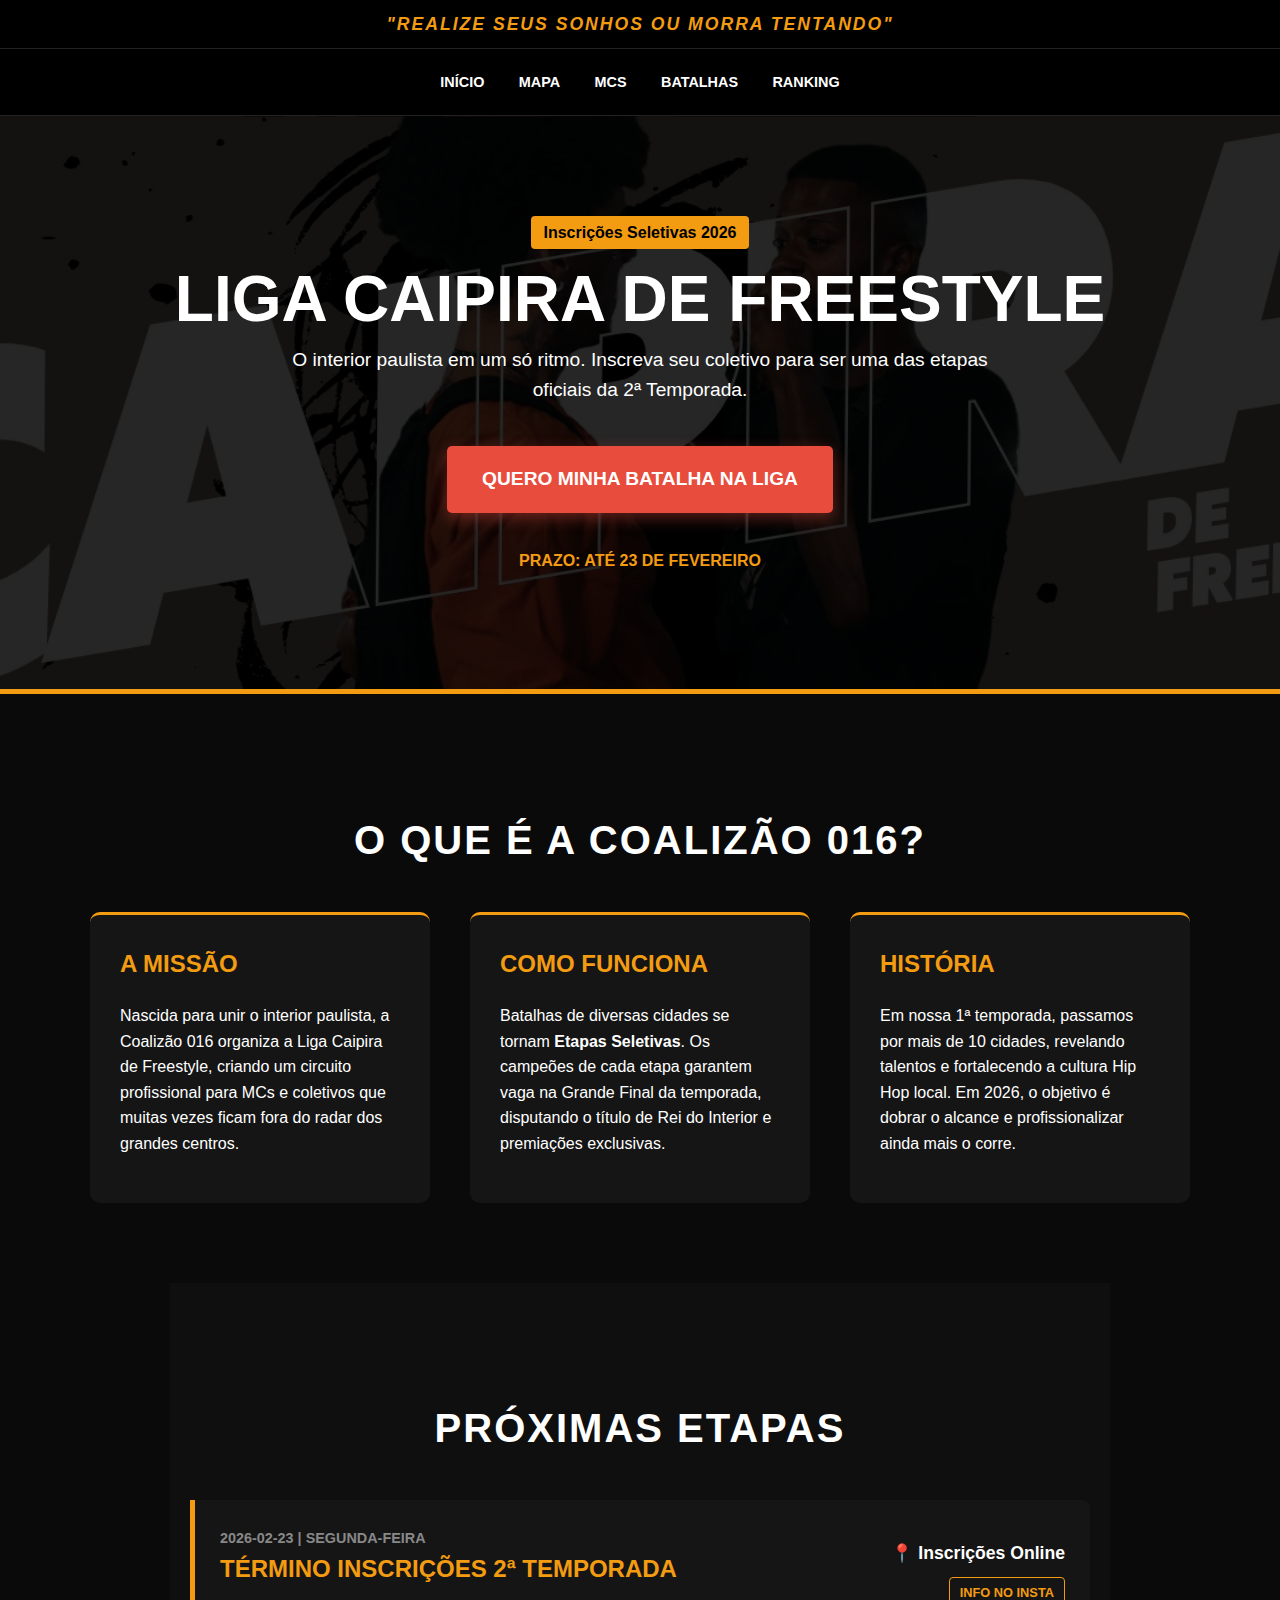
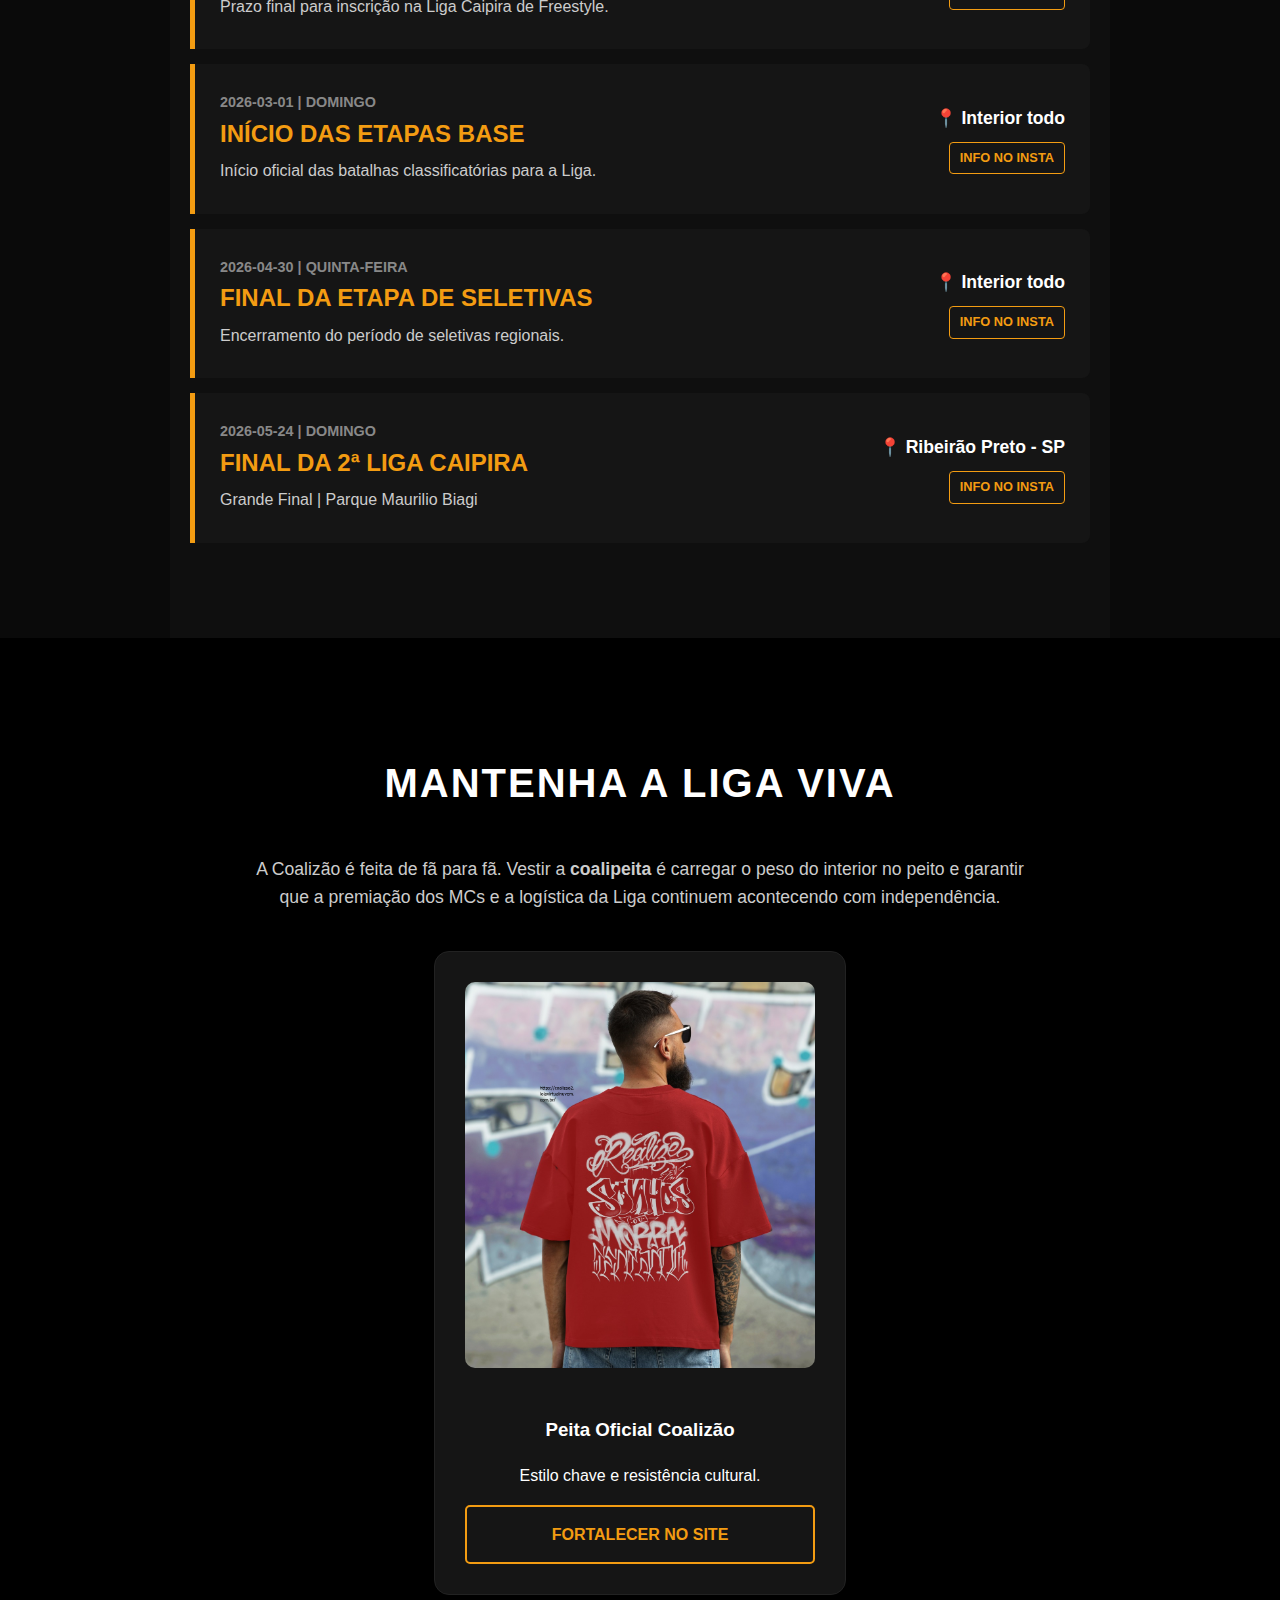
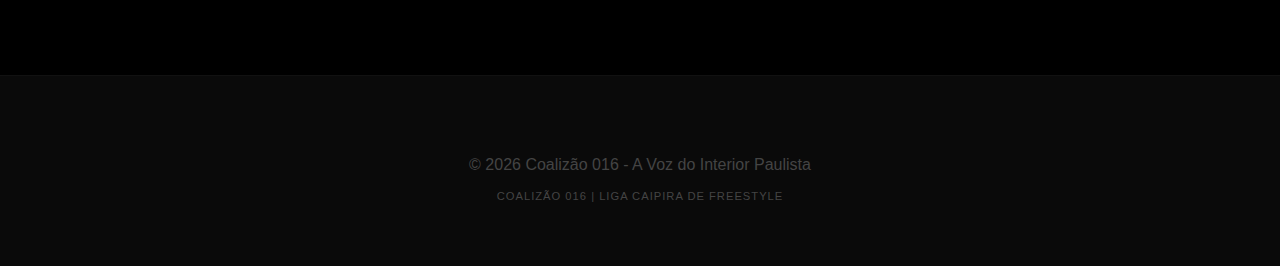
<file: index.html>
<!DOCTYPE html>
<html lang="pt-br">
<head>
    <meta charset="UTF-8">
    <meta name="viewport" content="width=device-width, initial-scale=1.0">
    <title>Coalizão 016 | Liga Caipira de Freestyle</title>
    <link rel="stylesheet" href="style.css">
    <style>
        :root {
            --cor-primaria: #f39c12;
            --cor-secundaria: #e74c3c;
            --bg-dark: #0a0a0a;
            --bg-card: #151515;
            --text-light: #ffffff;
        }

        body { 
            margin: 0; 
            font-family: 'Segoe UI', Roboto, Helvetica, Arial, sans-serif; 
            background: var(--bg-dark); 
            color: var(--text-light); 
            line-height: 1.6;
        }

        /* Frase de Efeito no Topo */
        .slogan-topo {
            background: #000;
            color: var(--cor-primaria);
            text-align: center;
            padding: 10px 5px;
            font-weight: 900;
            font-style: italic;
            letter-spacing: 2px;
            text-transform: uppercase;
            font-size: clamp(0.7rem, 3vw, 1.1rem);
            border-bottom: 1px solid #222;
        }

        /* Navegação */
        nav { background: #000; padding: 20px; text-align: center; border-bottom: 1px solid #222; position: sticky; top: 0; z-index: 1000; }
        nav a { color: white; margin: 0 15px; text-decoration: none; font-weight: bold; text-transform: uppercase; font-size: 0.9rem; transition: 0.3s; }
        nav a:hover { color: var(--cor-primaria); }

        /* Banner de Hype - Inscrições */
        .hero-inscricoes {
            background: linear-gradient(rgba(0,0,0,0.85), rgba(0,0,0,0.85)), url('img/capa.jpg');
            background-size: cover;
            background-position: center;
            padding: 100px 20px;
            text-align: center;
            border-bottom: 5px solid var(--cor-primaria);
        }

        .badge-inscricoes {
            background-color: var(--cor-primaria);
            color: #000;
            padding: 4px 12px;
            font-weight: 900;
            border-radius: 4px;
            display: inline-block;
            margin-bottom: 15px;
        }

        .hero-inscricoes h1 { font-size: clamp(2.2rem, 8vw, 4rem); margin: 0 0 10px 0; color: #fff; line-height: 1.1; }
        
        .cta-button {
            display: inline-block;
            background-color: var(--cor-secundaria);
            color: white;
            padding: 18px 35px;
            font-size: 1.2rem;
            font-weight: bold;
            text-decoration: none;
            border-radius: 5px;
            margin: 20px 0;
            transition: 0.3s;
            box-shadow: 0 5px 15px rgba(231, 76, 60, 0.4);
            cursor: pointer;
            position: relative;
            z-index: 10;
        }
        .cta-button:hover { transform: scale(1.05); background-color: #ff4d4d; }

        /* Seções de Conteúdo Extra (Aumentando o site) */
        .container-info {
            max-width: 1100px;
            margin: 0 auto;
            padding: 80px 20px;
        }

        .grid-info {
            display: grid;
            grid-template-columns: repeat(auto-fit, minmax(300px, 1fr));
            gap: 40px;
            margin-top: 40px;
        }

        .card-texto {
            background: var(--bg-card);
            padding: 30px;
            border-radius: 10px;
            border-top: 3px solid var(--cor-primaria);
        }

        .card-texto h2 { color: var(--cor-primaria); margin-top: 0; text-transform: uppercase; }

        /* Seção de Agenda */
        .agenda-section { background: #0f0f0f; padding: 80px 20px; }
        .agenda-max { max-width: 900px; margin: 0 auto; }
        .titulo-secao { text-align: center; font-size: 2.5rem; margin-bottom: 40px; text-transform: uppercase; letter-spacing: 2px; }
        
        .evento-item {
            background: var(--bg-card);
            margin-bottom: 15px;
            padding: 25px;
            border-left: 5px solid var(--cor-primaria);
            display: flex;
            justify-content: space-between;
            align-items: center;
            border-radius: 0 8px 8px 0;
            transition: 0.3s;
        }
        .evento-item:hover { background: #202020; }
        .evento-info h3 { margin: 0; color: var(--cor-primaria); font-size: 1.5rem; }
        .evento-data { font-weight: bold; color: #888; text-transform: uppercase; font-size: 0.9rem; }

        /* Seção das Peitas (Suporte à Liga) */
        .loja-container { padding: 80px 20px; background: #000; text-align: center; }
        .loja-grid { display: flex; justify-content: center; gap: 40px; flex-wrap: wrap; margin-top: 40px; }
        .produto-card {
            background: var(--bg-card);
            padding: 30px;
            border-radius: 15px;
            width: 350px;
            border: 1px solid #222;
        }
        .produto-card img { width: 100%; border-radius: 10px; margin-bottom: 20px; transition: 0.5s; }
        .produto-card img:hover { transform: scale(1.02); }
        
        .btn-nuvemshop { 
            background: transparent; 
            color: var(--cor-primaria); 
            padding: 15px 25px; 
            text-decoration: none; 
            display: block; 
            border-radius: 5px; 
            font-weight: bold; 
            border: 2px solid var(--cor-primaria);
            transition: 0.3s;
        }
        .btn-nuvemshop:hover { background: var(--cor-primaria); color: #000; }

        @media (max-width: 768px) {
            .evento-item { flex-direction: column; text-align: center; gap: 20px; }
            .hero-inscricoes { padding: 60px 20px; }
        }
    </style>
</head>
<body>

    <div class="slogan-topo">
        "REALIZE SEUS SONHOS OU MORRA TENTANDO"
    </div>

    <nav>
        <a href="index.html">INÍCIO</a>
        <a href="mapaindex.html">MAPA</a>
        <a href="mcs.html">MCS</a>
        <a href="batalhas.html">BATALHAS</a>
        <a href="ranking.html">RANKING</a>
    </nav>

    <header class="hero-inscricoes">
        <div class="badge-inscricoes">Inscrições Seletivas 2026</div>
        <h1>LIGA CAIPIRA DE FREESTYLE</h1>
        <p style="max-width: 700px; margin: 0 auto 20px; font-size: 1.2rem;">O interior paulista em um só ritmo. Inscreva seu coletivo para ser uma das etapas oficiais da 2ª Temporada.</p>
        <a href="https://docs.google.com/forms/d/e/1FAIpQLScRWZ2Ec15gY70v8DjfQ0WR7fDZJTb4fYozySjqRBDK-uGG5g/viewform?usp=header" 
           target="_blank" class="cta-button">QUERO MINHA BATALHA NA LIGA</a>
        <p style="color: var(--cor-primaria); font-weight: bold; margin-top: 15px; text-transform: uppercase;">Prazo: Até 23 de Fevereiro</p>
    </header>

    <section class="container-info">
        <h2 class="titulo-secao">O QUE É A COALIZÃO 016?</h2>
        <div class="grid-info">
            <div class="card-texto">
                <h2>A Missão</h2>
                <p>Nascida para unir o interior paulista, a Coalizão 016 organiza a Liga Caipira de Freestyle, criando um circuito profissional para MCs e coletivos que muitas vezes ficam fora do radar dos grandes centros.</p>
            </div>
            <div class="card-texto">
                <h2>Como Funciona</h2>
                <p>Batalhas de diversas cidades se tornam <strong>Etapas Seletivas</strong>. Os campeões de cada etapa garantem vaga na Grande Final da temporada, disputando o título de Rei do Interior e premiações exclusivas.</p>
            </div>
            <div class="card-texto">
                <h2>História</h2>
                <p>Em nossa 1ª temporada, passamos por mais de 10 cidades, revelando talentos e fortalecendo a cultura Hip Hop local. Em 2026, o objetivo é dobrar o alcance e profissionalizar ainda mais o corre.</p>
            </div>
        </div>
    </section>

    <section class="agenda-section">
        <div class="agenda-max">
            <h2 class="titulo-secao">PRÓXIMAS ETAPAS</h2>
            <div id="lista-eventos" class="agenda-lista">
                </div>
        </div>
    </section>

    <section class="loja-container">
        <div class="loja-content">
            <h2 class="titulo-secao">MANTENHA A LIGA VIVA</h2>
            <p style="max-width: 800px; margin: 0 auto 30px; font-size: 1.1rem; color: #ccc;">
                A Coalizão é feita de fã para fã. Vestir a <strong>coalipeita</strong> é carregar o peso do interior no peito e garantir que a premiação dos MCs e a logística da Liga continuem acontecendo com independência.
            </p>
            <div class="loja-grid">
                <div class="produto-card">
                    <img src="img/coalipeita.png" alt="Peita Oficial Coalizão 016">
                    <h3>Peita Oficial Coalizão</h3>
                    <p>Estilo chave e resistência cultural.</p>
                    <a href="https://coalizao016.lojavirtualnuvem.com.br/" target="_blank" class="btn-nuvemshop">FORTALECER NO SITE</a>
                </div>
            </div>
        </div>
    </section>

    <footer style="text-align: center; padding: 60px 20px; color: #444; border-top: 1px solid #111;">
        <p style="margin-bottom: 10px;">&copy; 2026 Coalizão 016 - A Voz do Interior Paulista</p>
        <div style="font-size: 0.7rem; letter-spacing: 1px;">COALIZÃO 016 | LIGA CAIPIRA DE FREESTYLE</div>
    </footer>

    <script src="agenda.js"></script>
    <script>
        const container = document.getElementById('lista-eventos');
        
        function renderizarAgenda() {
            if (typeof eventos !== 'undefined' && eventos.length > 0) {
                container.innerHTML = eventos.map(evento => `
                    <div class="evento-item">
                        <div class="evento-info">
                            <span class="evento-data">${evento.data} | ${evento.diaSemana}</span>
                            <h3>${evento.nomeBatalha}</h3>
                            <p style="margin: 5px 0; color: #ccc;">${evento.status}</p>
                        </div>
                        <div style="text-align: right;">
                            <p style="margin: 0; font-weight: bold; font-size: 1.1rem;">📍 ${evento.cidade}</p>
                            <a href="${evento.linkInstagram}" target="_blank" style="color: var(--cor-primaria); font-size: 0.8rem; text-decoration: none; font-weight: bold; border: 1px solid var(--cor-primaria); padding: 5px 10px; border-radius: 4px; display: inline-block; margin-top: 10px;">INFO NO INSTA</a>
                        </div>
                    </div>
                `).join('');
            } else {
                container.innerHTML = '<p style="text-align:center; padding: 40px; background: #151515; border-radius: 8px;">Nenhuma etapa programada para esta semana. Fique ligado!</p>';
            }
        }

        window.onload = renderizarAgenda;
    </script>
</body>
</html>
</file>
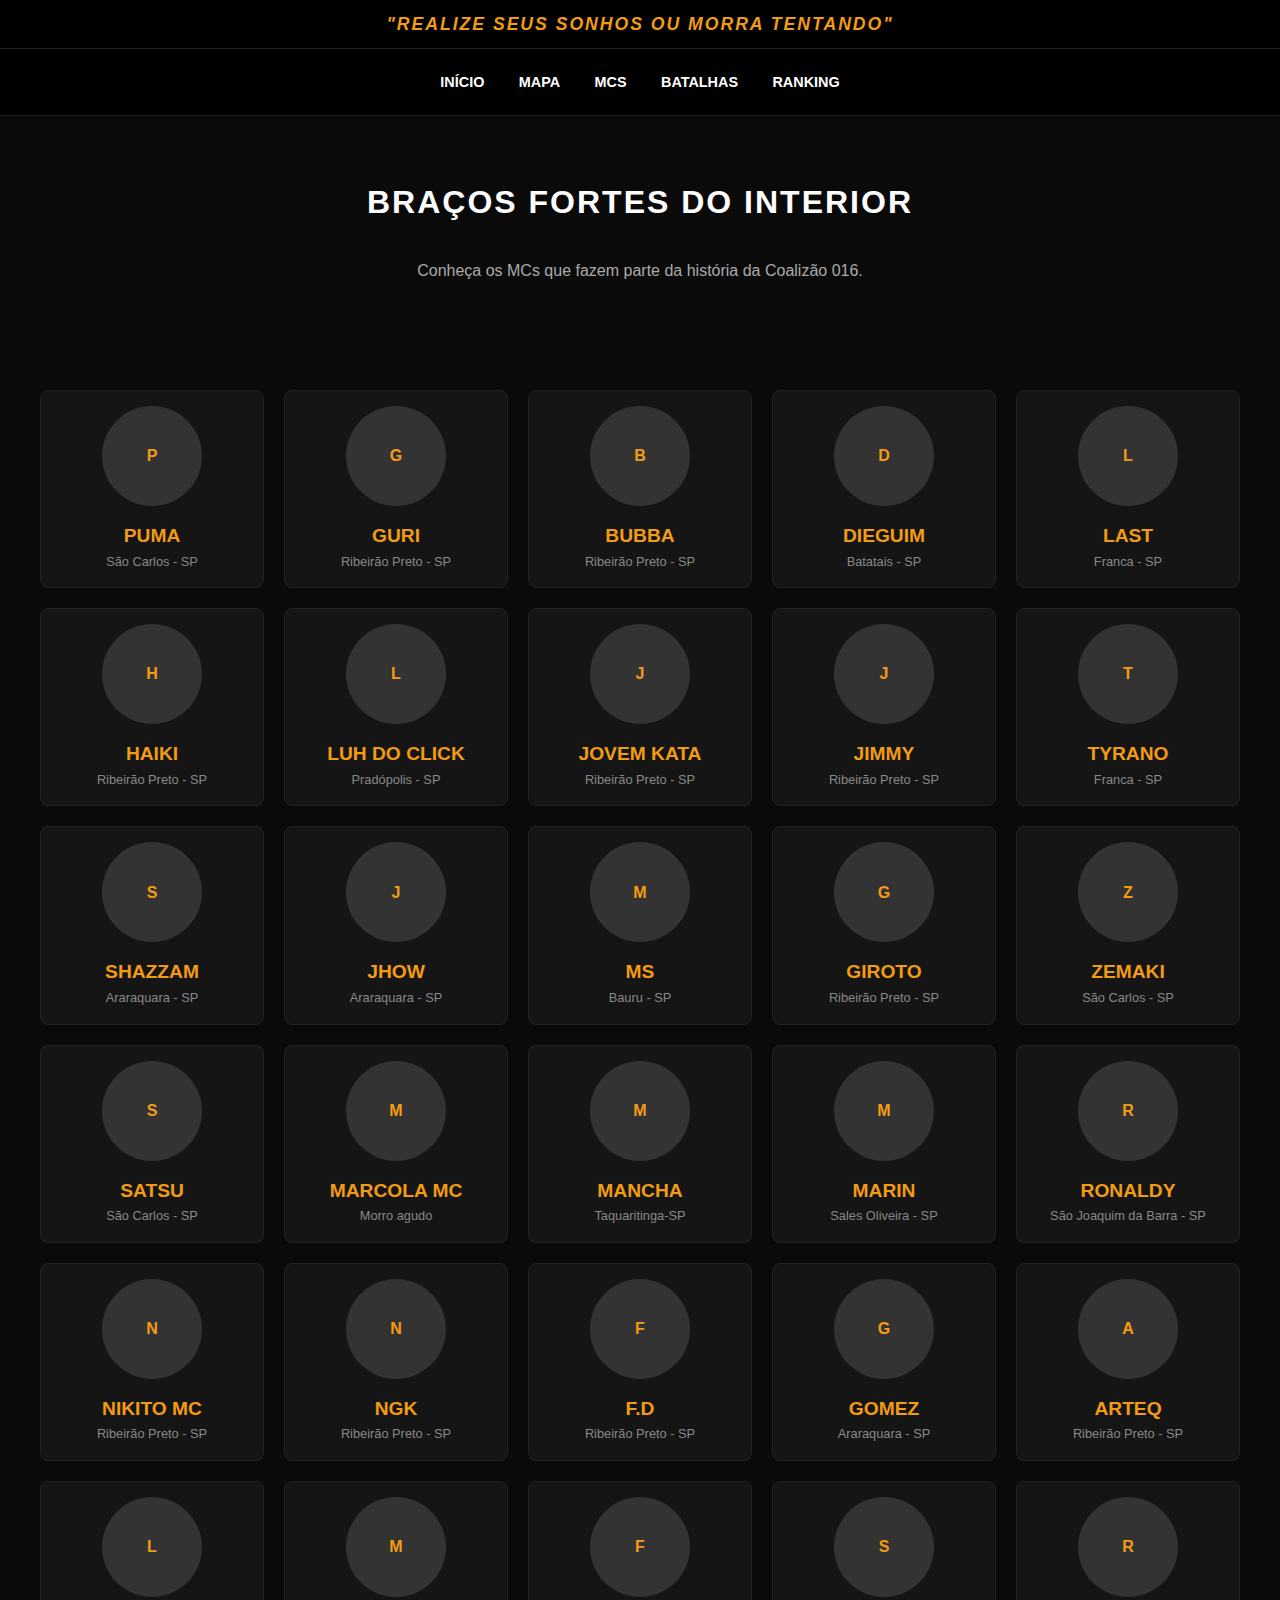
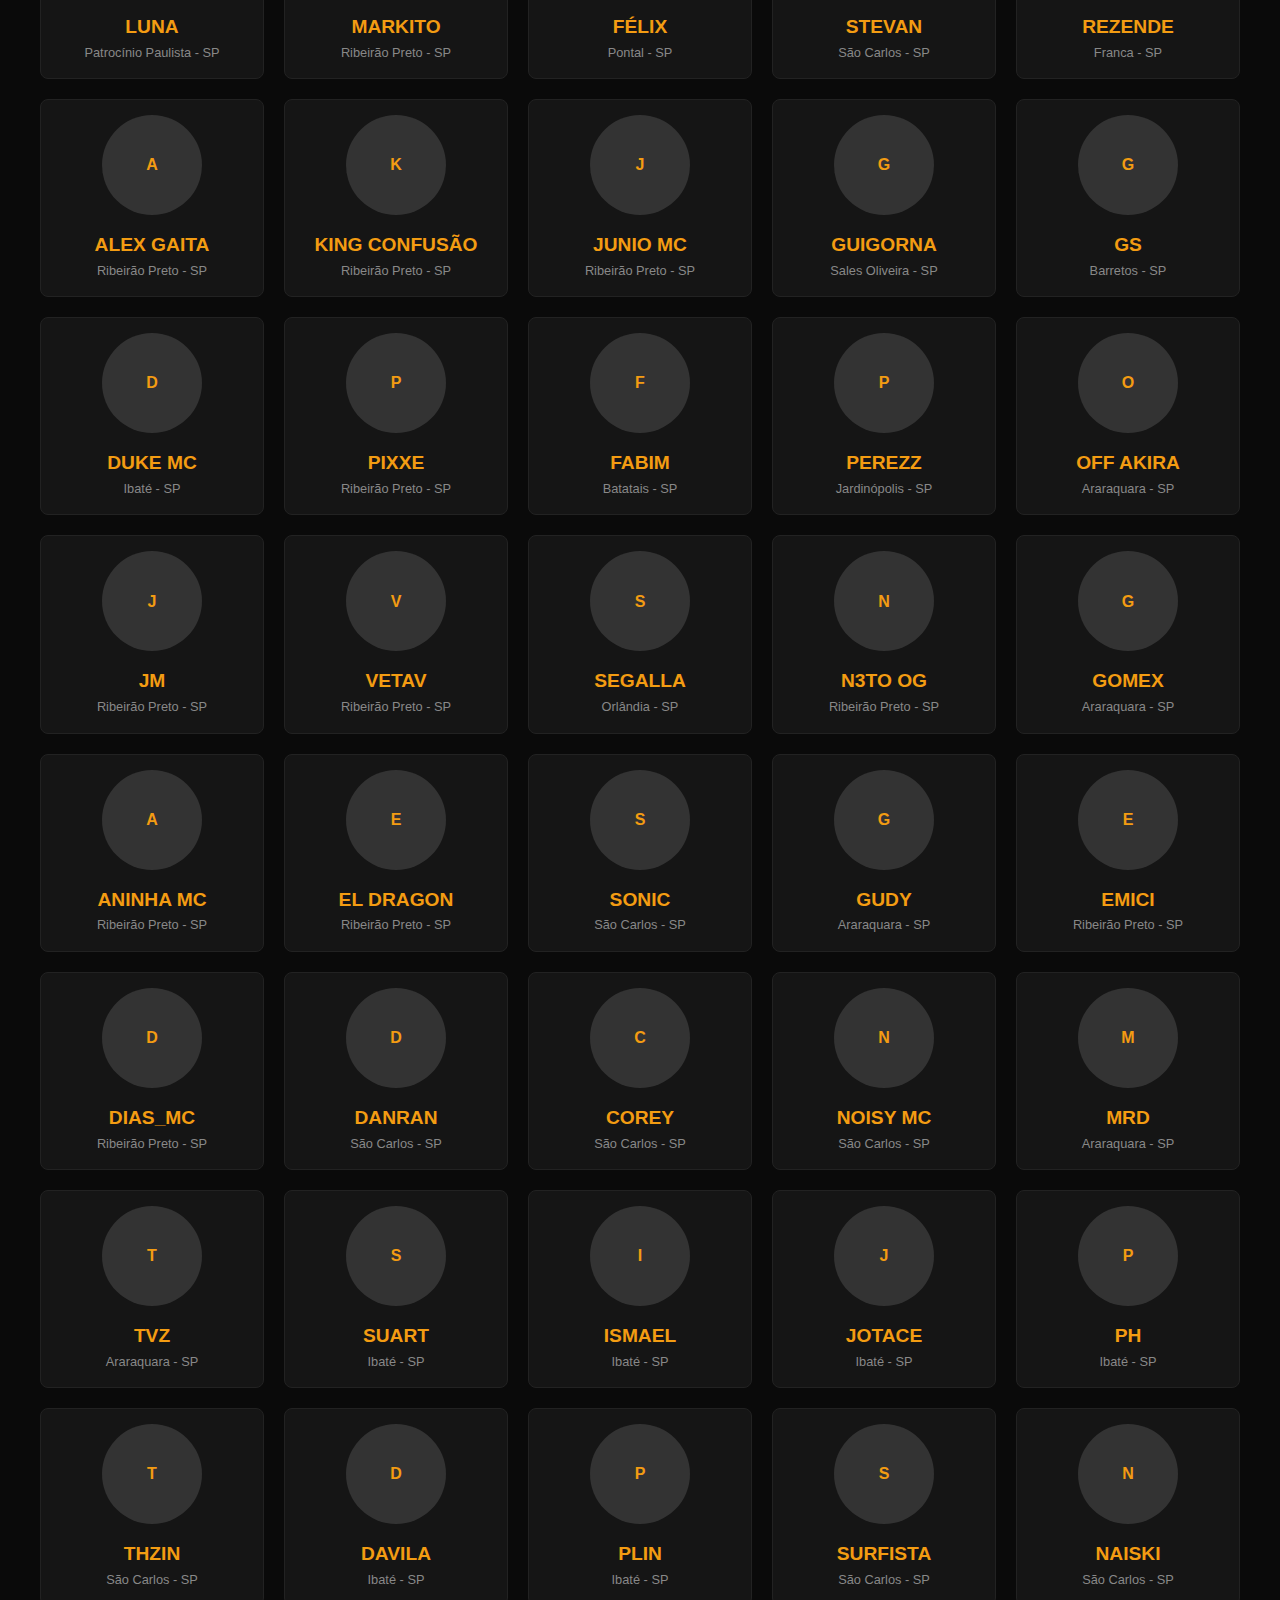
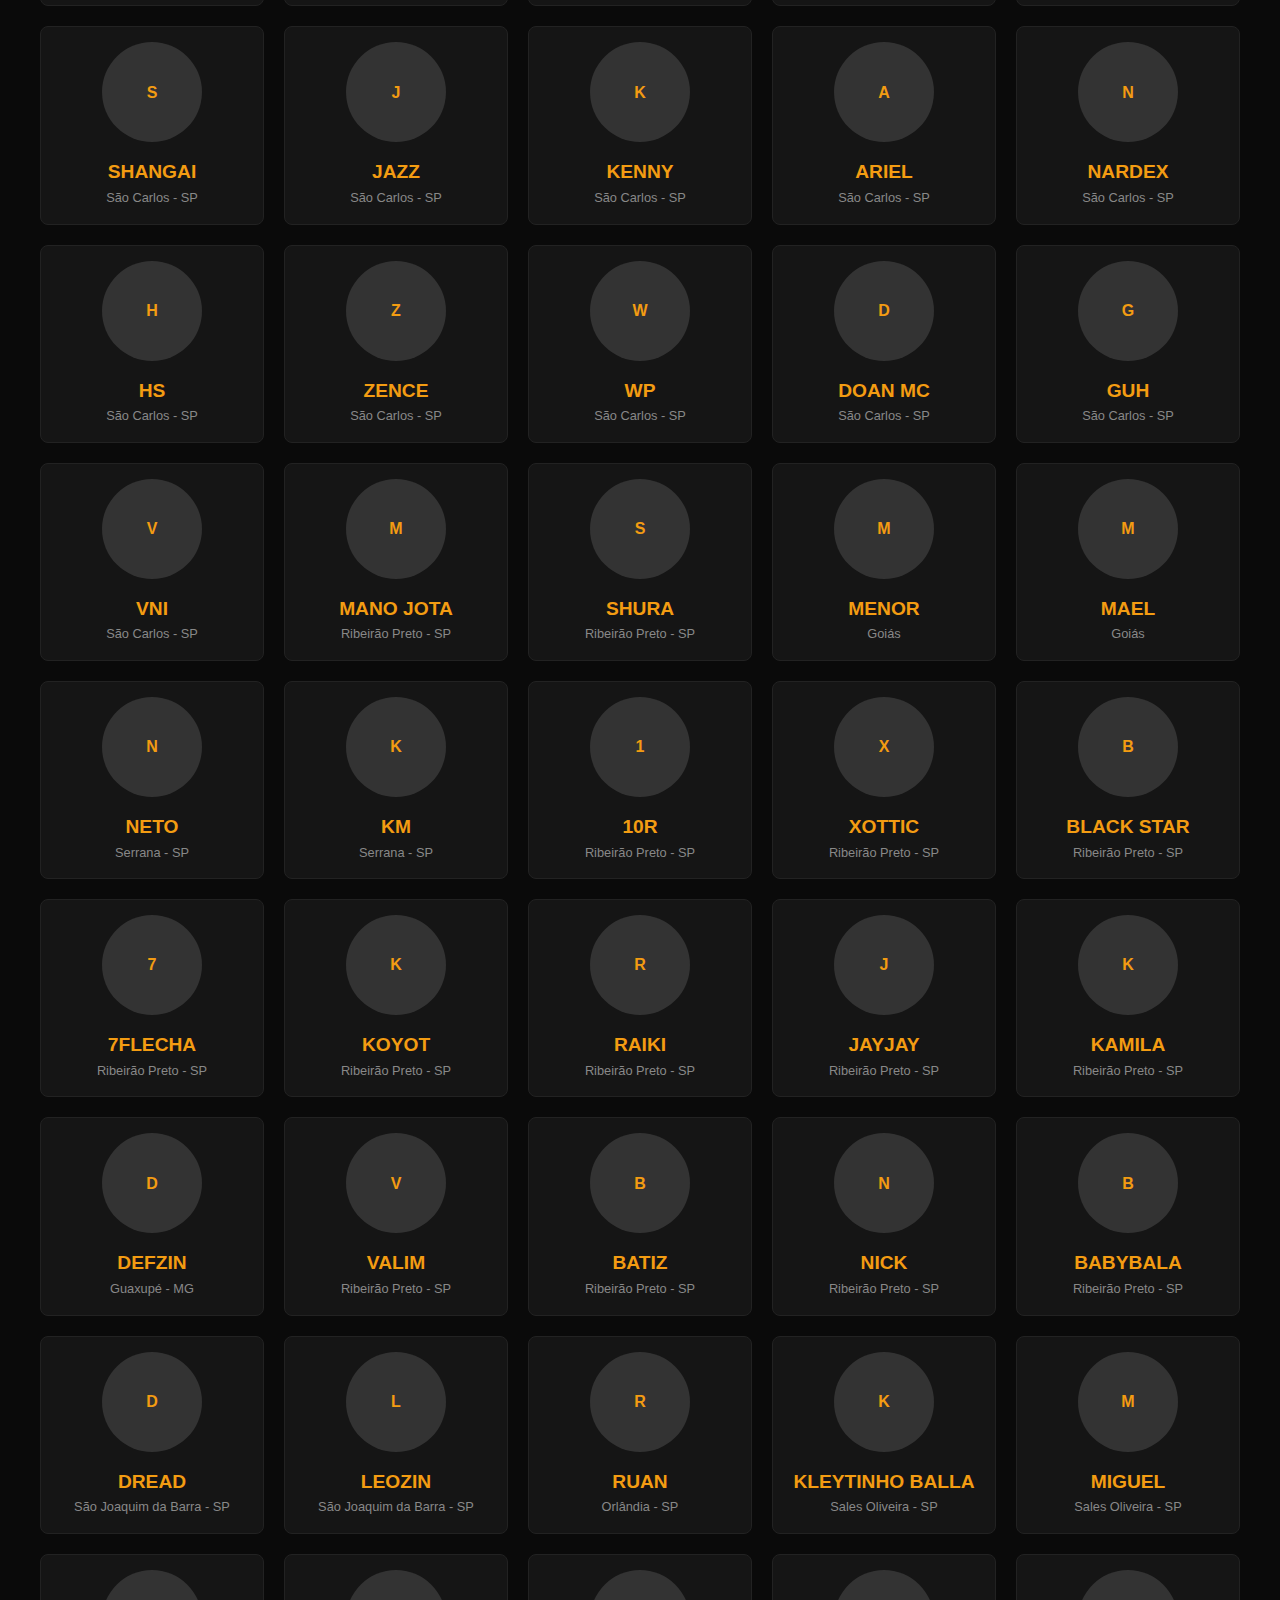
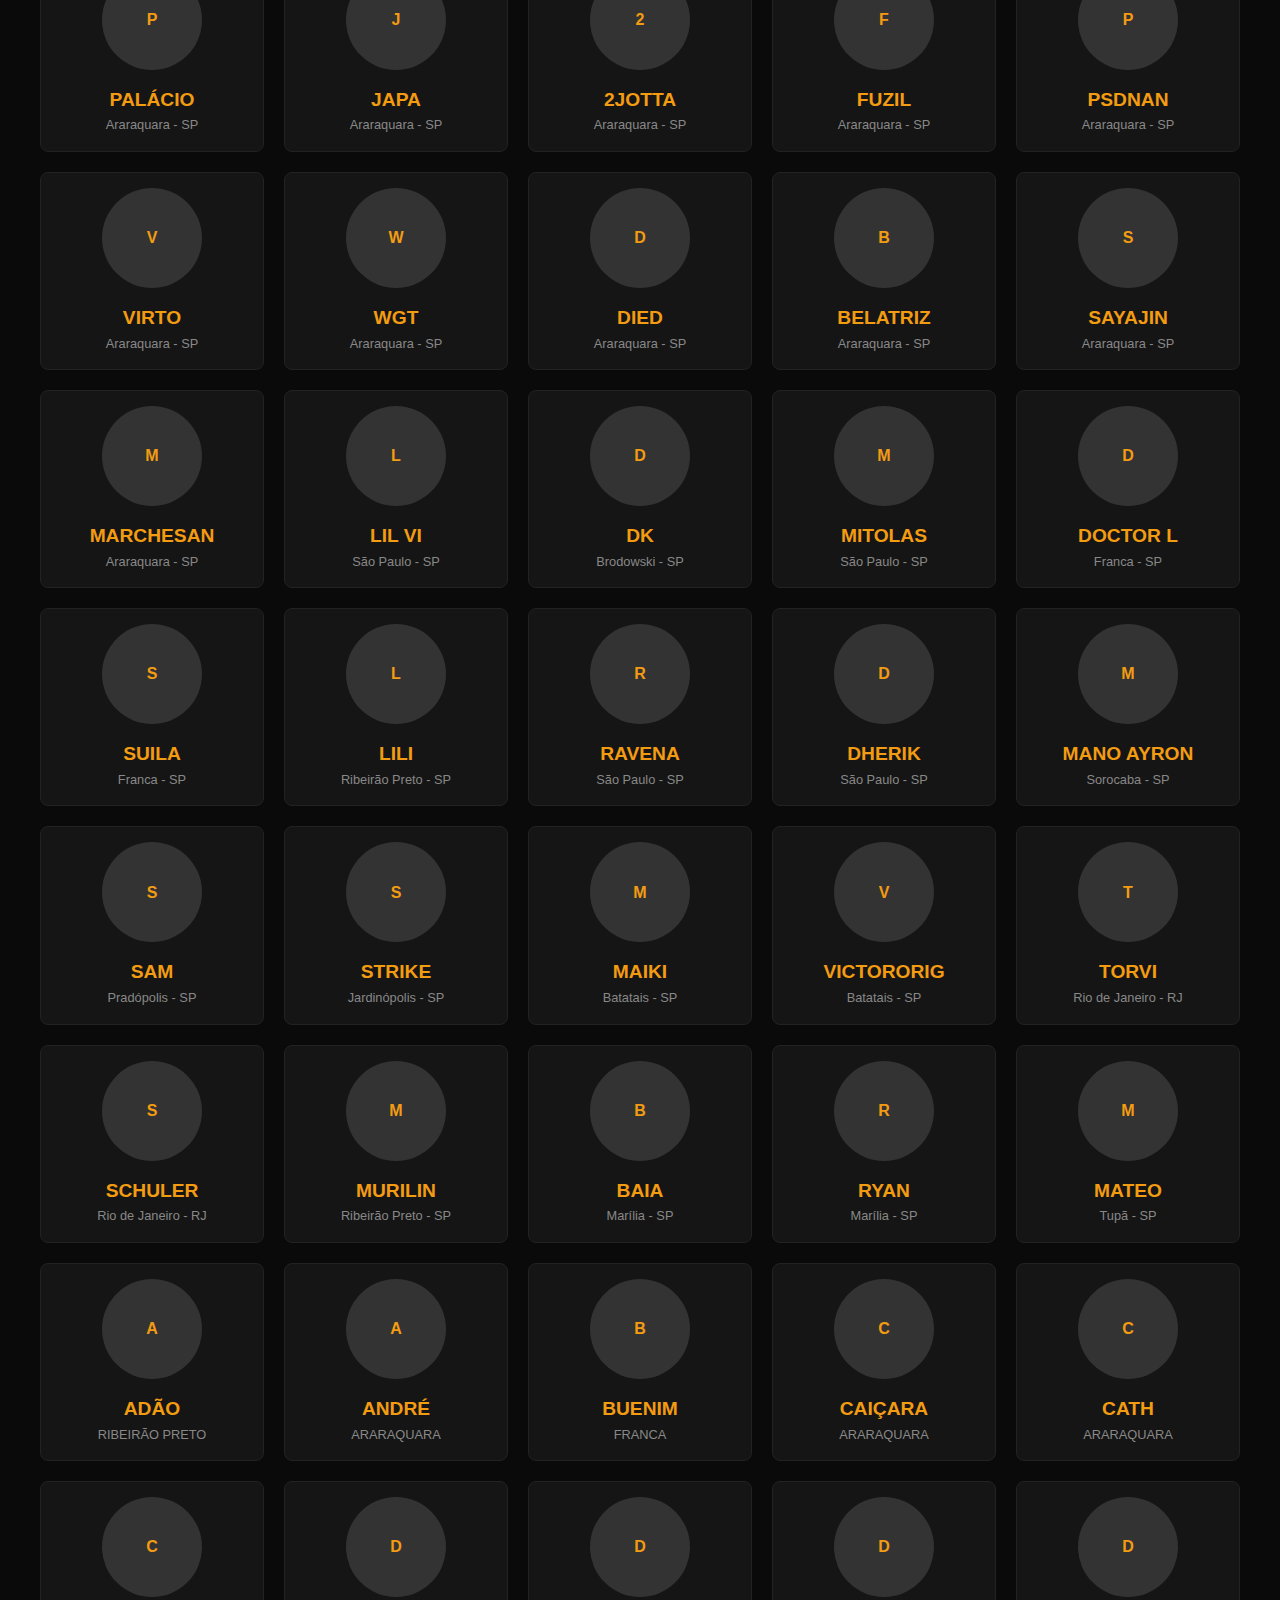
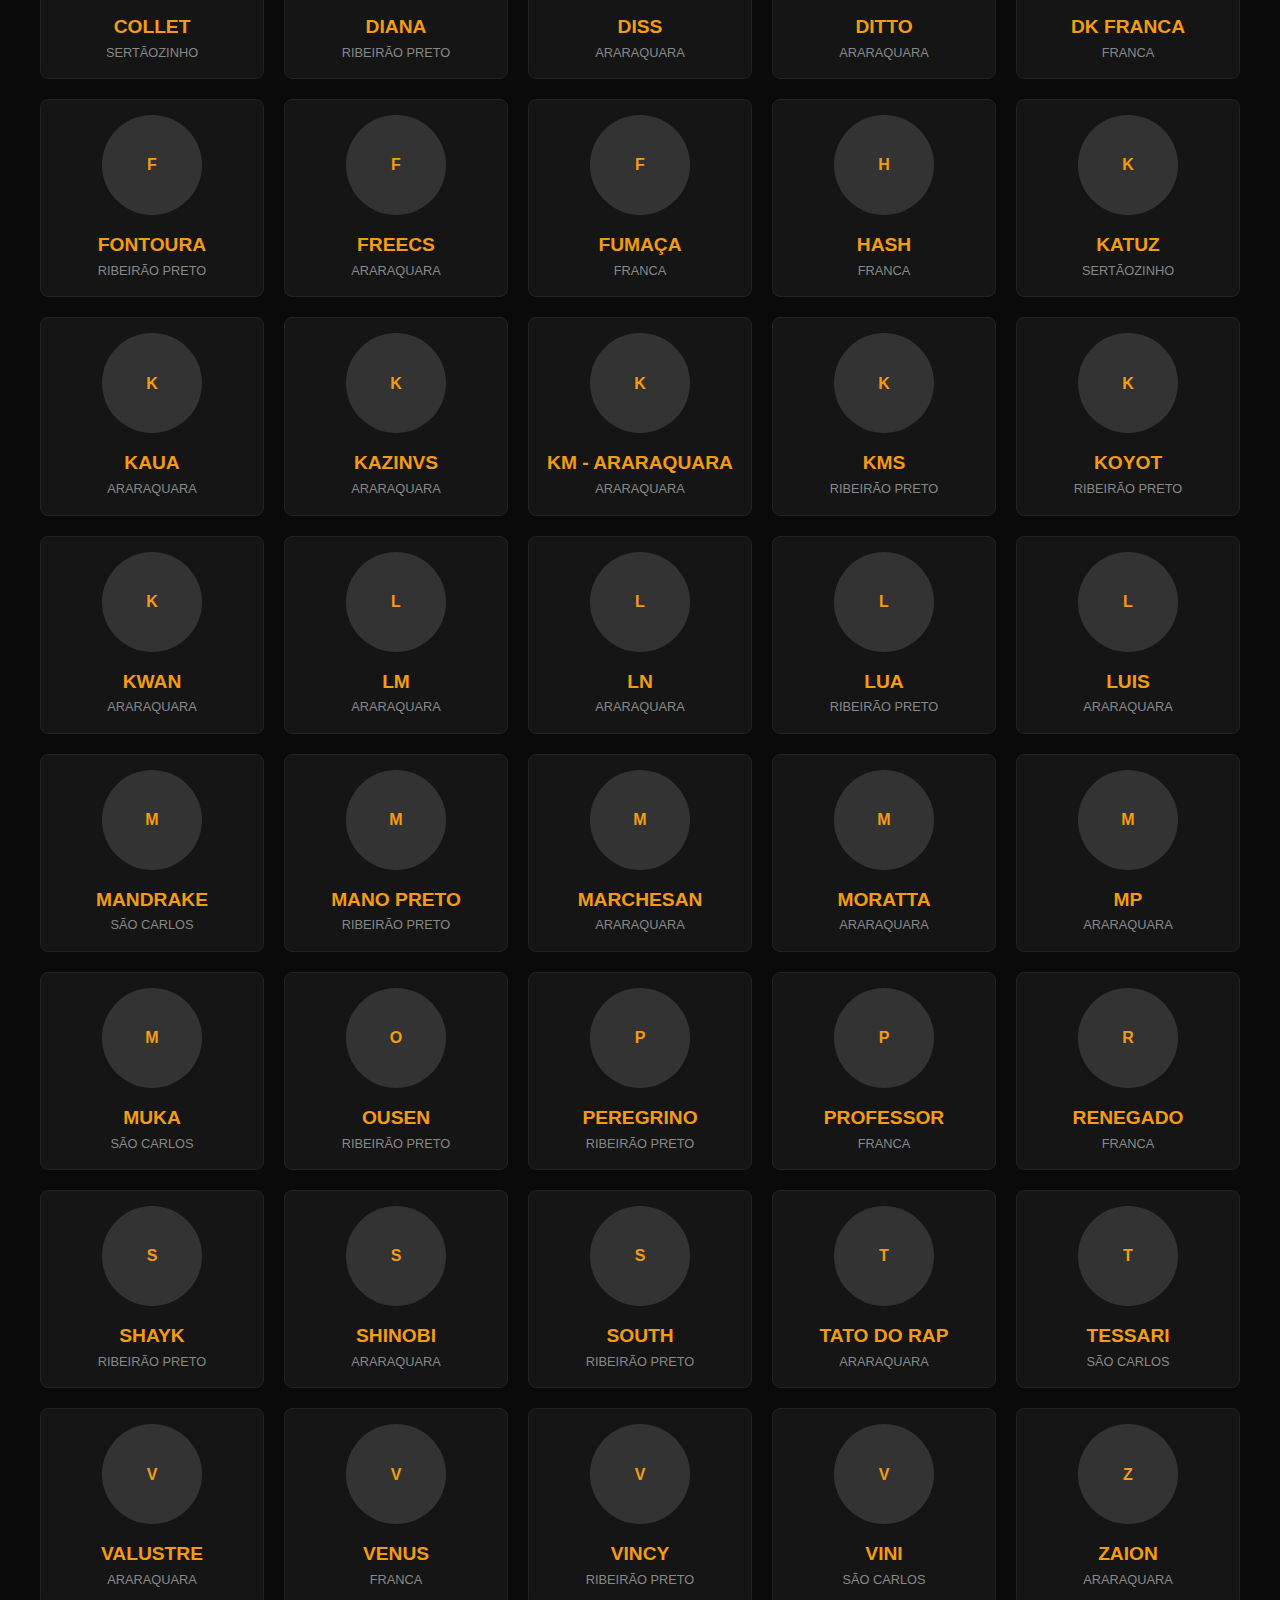
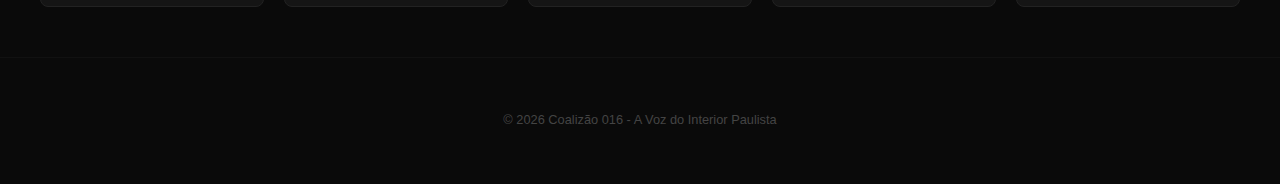
<file: mcs.html>
<!DOCTYPE html>
<html lang="pt-br">
<head>
    <meta charset="UTF-8">
    <meta name="viewport" content="width=device-width, initial-scale=1.0">
    <title>MCs | Coalizão 016</title>
    <link rel="stylesheet" href="style.css">
    <style>
        /* Estilos específicos para a grade de MCs */
        .mcs-container {
            padding: 50px 20px;
            max-width: 1200px;
            margin: 0 auto;
            display: grid;
            grid-template-columns: repeat(auto-fill, minmax(200px, 1fr));
            gap: 20px;
        }

        .mc-card {
            background: #151515;
            border: 1px solid #222;
            padding: 15px;
            text-align: center;
            border-radius: 8px;
            transition: 0.3s;
        }

        .mc-card:hover {
            border-color: var(--cor-primaria);
            transform: translateY(-5px);
        }

        .mc-foto {
            width: 100px;
            height: 100px;
            background: #333;
            border-radius: 50%;
            margin: 0 auto 15px;
            display: flex;
            align-items: center;
            justify-content: center;
            font-weight: bold;
            color: var(--cor-primaria);
            overflow: hidden;
        }

        .mc-foto img { width: 100%; height: 100%; object-fit: cover; }

        .mc-nome {
            font-size: 1.2rem;
            font-weight: bold;
            color: var(--cor-primaria);
            text-transform: uppercase;
        }

        .mc-cidade {
            font-size: 0.8rem;
            color: #888;
        }
    </style>
</head>
<body>

    <div class="slogan-topo">
        "REALIZE SEUS SONHOS OU MORRA TENTANDO"
    </div>

    <nav>
        <a href="index.html">INÍCIO</a>
        <a href="mapaindex.html">MAPA</a>
        <a href="mcs.html">MCS</a>
        <a href="batalhas.html">BATALHAS</a>
        <a href="ranking.html">RANKING</a>
    </nav>

    <header style="text-align: center; padding: 40px 20px;">
        <h1 class="titulo-secao">BRAÇOS FORTES DO INTERIOR</h1>
        <p style="color: #aaa;">Conheça os MCs que fazem parte da história da Coalizão 016.</p>
    </header>

    <main id="lista-mcs" class="mcs-container">
        </main>

    <footer style="text-align: center; padding: 40px; color: #444; border-top: 1px solid #111; font-size: 0.8rem;">
        <p>&copy; 2026 Coalizão 016 - A Voz do Interior Paulista</p>
    </footer>

    <script src="mcs.js"></script>
    <script>
        const containerMcs = document.getElementById('lista-mcs');

        function renderizarMcs() {
            // Verifica se a variável 'mcs' (do arquivo mcs.js) existe
            if (typeof mcs !== 'undefined' && mcs.length > 0) {
                containerMcs.innerHTML = mcs.map(mc => `
                    <div class="mc-card">
                        <div class="mc-foto">
                            ${mc.foto ? `<img src="${mc.foto}" alt="${mc.nome}">` : mc.nome.charAt(0)}
                        </div>
                        <div class="mc-nome">${mc.nome}</div>
                        <div class="mc-cidade">${mc.cidade}</div>
                    </div>
                `).join('');
            } else {
                containerMcs.innerHTML = '<p style="text-align:center; grid-column: 1/-1;">Nenhum MC cadastrado ainda.</p>';
            }
        }

        window.onload = renderizarMcs;
    </script>
</body>
</html>
</file>
<file: style.css>
/* style.css - Identidade Visual Coalizão 016 */
:root {
    --cor-primaria: #f39c12;
    --cor-secundaria: #e74c3c;
    --bg-dark: #0a0a0a;
    --text-light: #ffffff;
}

body { 
    margin: 0; 
    font-family: 'Segoe UI', Roboto, Helvetica, Arial, sans-serif; 
    background: var(--bg-dark); 
    color: var(--text-light); 
    line-height: 1.6;
}

/* Frase de Efeito no Topo */
.slogan-topo {
    background: #000;
    color: var(--cor-primaria);
    text-align: center;
    padding: 10px 5px;
    font-weight: 900;
    font-style: italic;
    letter-spacing: 2px;
    text-transform: uppercase;
    font-size: clamp(0.7rem, 3vw, 1.1rem);
    border-bottom: 1px solid #222;
}

/* Navegação */
nav { 
    background: #000; 
    padding: 20px; 
    text-align: center; 
    border-bottom: 1px solid #222; 
    position: sticky; 
    top: 0; 
    z-index: 1000; 
}

nav a { 
    color: white; 
    margin: 0 15px; 
    text-decoration: none; 
    font-weight: bold; 
    text-transform: uppercase; 
    font-size: 0.9rem; 
    transition: 0.3s; 
}

nav a:hover { color: var(--cor-primaria); }

/* Banner de Hype - Inscrições */
.hero-inscricoes {
    background: linear-gradient(rgba(0,0,0,0.85), rgba(0,0,0,0.85)), url('img/capa.jpg');
    background-size: cover;
    background-position: center;
    padding: 60px 20px;
    text-align: center;
    border-bottom: 5px solid var(--cor-primaria);
}

.badge-inscricoes {
    background-color: var(--cor-primaria);
    color: #000;
    padding: 4px 12px;
    font-weight: 900;
    border-radius: 4px;
    display: inline-block;
    margin-bottom: 15px;
}

.hero-inscricoes h1 { font-size: clamp(1.8rem, 6vw, 3rem); margin: 0 0 10px 0; color: #fff; }

.cta-button {
    display: inline-block;
    background-color: var(--cor-secundaria);
    color: white;
    padding: 15px 30px;
    font-size: 1.1rem;
    font-weight: bold;
    text-decoration: none;
    border-radius: 5px;
    margin: 15px 0;
    transition: 0.3s;
    box-shadow: 0 5px 15px rgba(231, 76, 60, 0.4);
}

/* Seção de Agenda / Etapas */
.agenda-section { padding: 50px 20px; max-width: 900px; margin: 0 auto; }
.titulo-secao { text-align: center; font-size: 2rem; margin-bottom: 30px; text-transform: uppercase; letter-spacing: 2px; }

.evento-item {
    background: #151515;
    margin-bottom: 12px;
    padding: 20px;
    border-left: 4px solid var(--cor-primaria);
    display: flex;
    justify-content: space-between;
    align-items: center;
    border-radius: 0 5px 5px 0;
}

.evento-info h3 { margin: 0; color: var(--cor-primaria); font-size: 1.3rem; }
.evento-data { font-weight: bold; color: #888; text-transform: uppercase; font-size: 0.8rem; }

/* Seção das Peitas (Loja) */
.loja-container {
    padding: 60px 20px;
    background: #000;
    text-align: center;
}

.loja-content { max-width: 800px; margin: 0 auto; }
.loja-grid { display: flex; justify-content: center; margin-top: 30px; }

.produto-card {
    background: #111;
    padding: 25px;
    border-radius: 12px;
    width: 320px;
    border: 1px solid #222;
}

.produto-card img { width: 100%; border-radius: 8px; margin-bottom: 20px; }
.texto-apoio { color: #aaa; font-style: italic; margin-bottom: 25px; font-size: 1rem; }

.btn-nuvemshop { 
    background: transparent; 
    color: var(--cor-primaria); 
    padding: 12px 20px; 
    text-decoration: none; 
    display: block; 
    border-radius: 5px; 
    font-weight: bold; 
    border: 2px solid var(--cor-primaria);
    transition: 0.3s;
}

.btn-nuvemshop:hover { background: var(--cor-primaria); color: #000; }

@media (max-width: 600px) {
    .evento-item { flex-direction: column; text-align: center; gap: 15px; }
}
</file>
